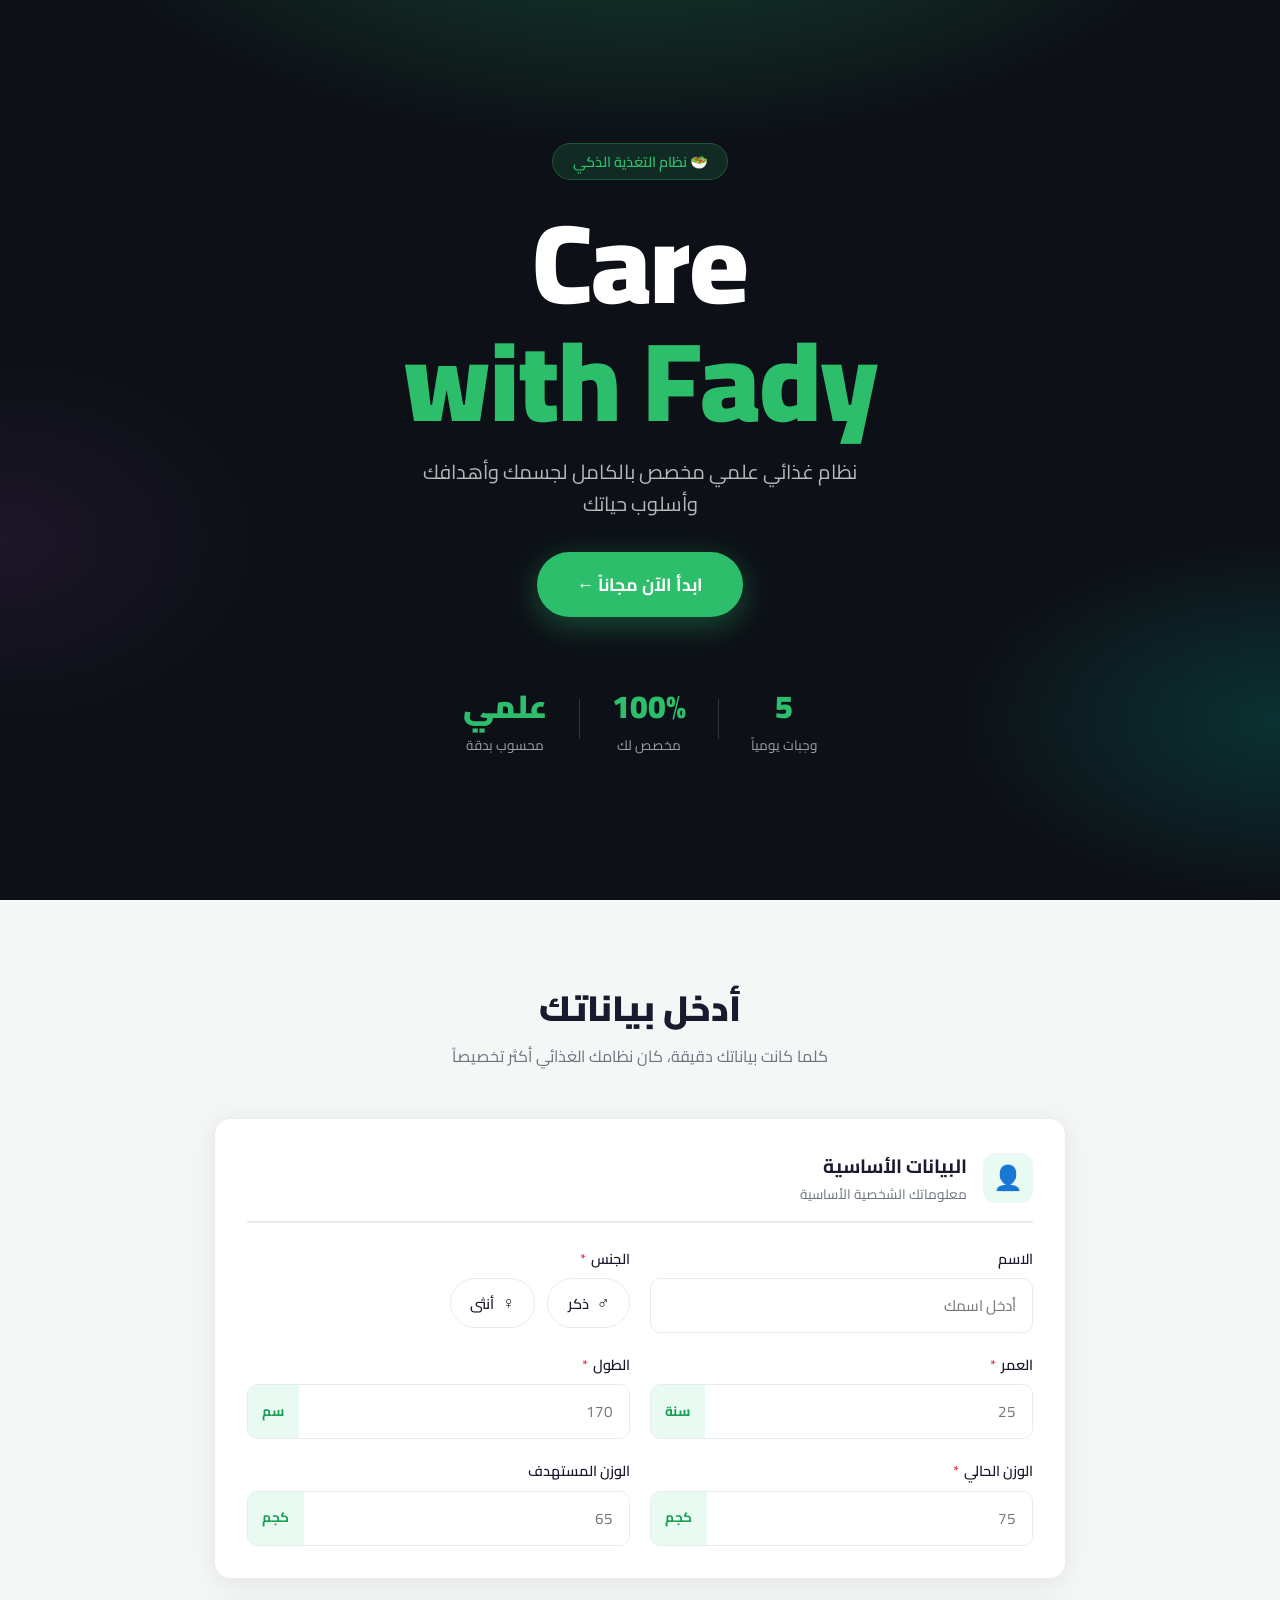
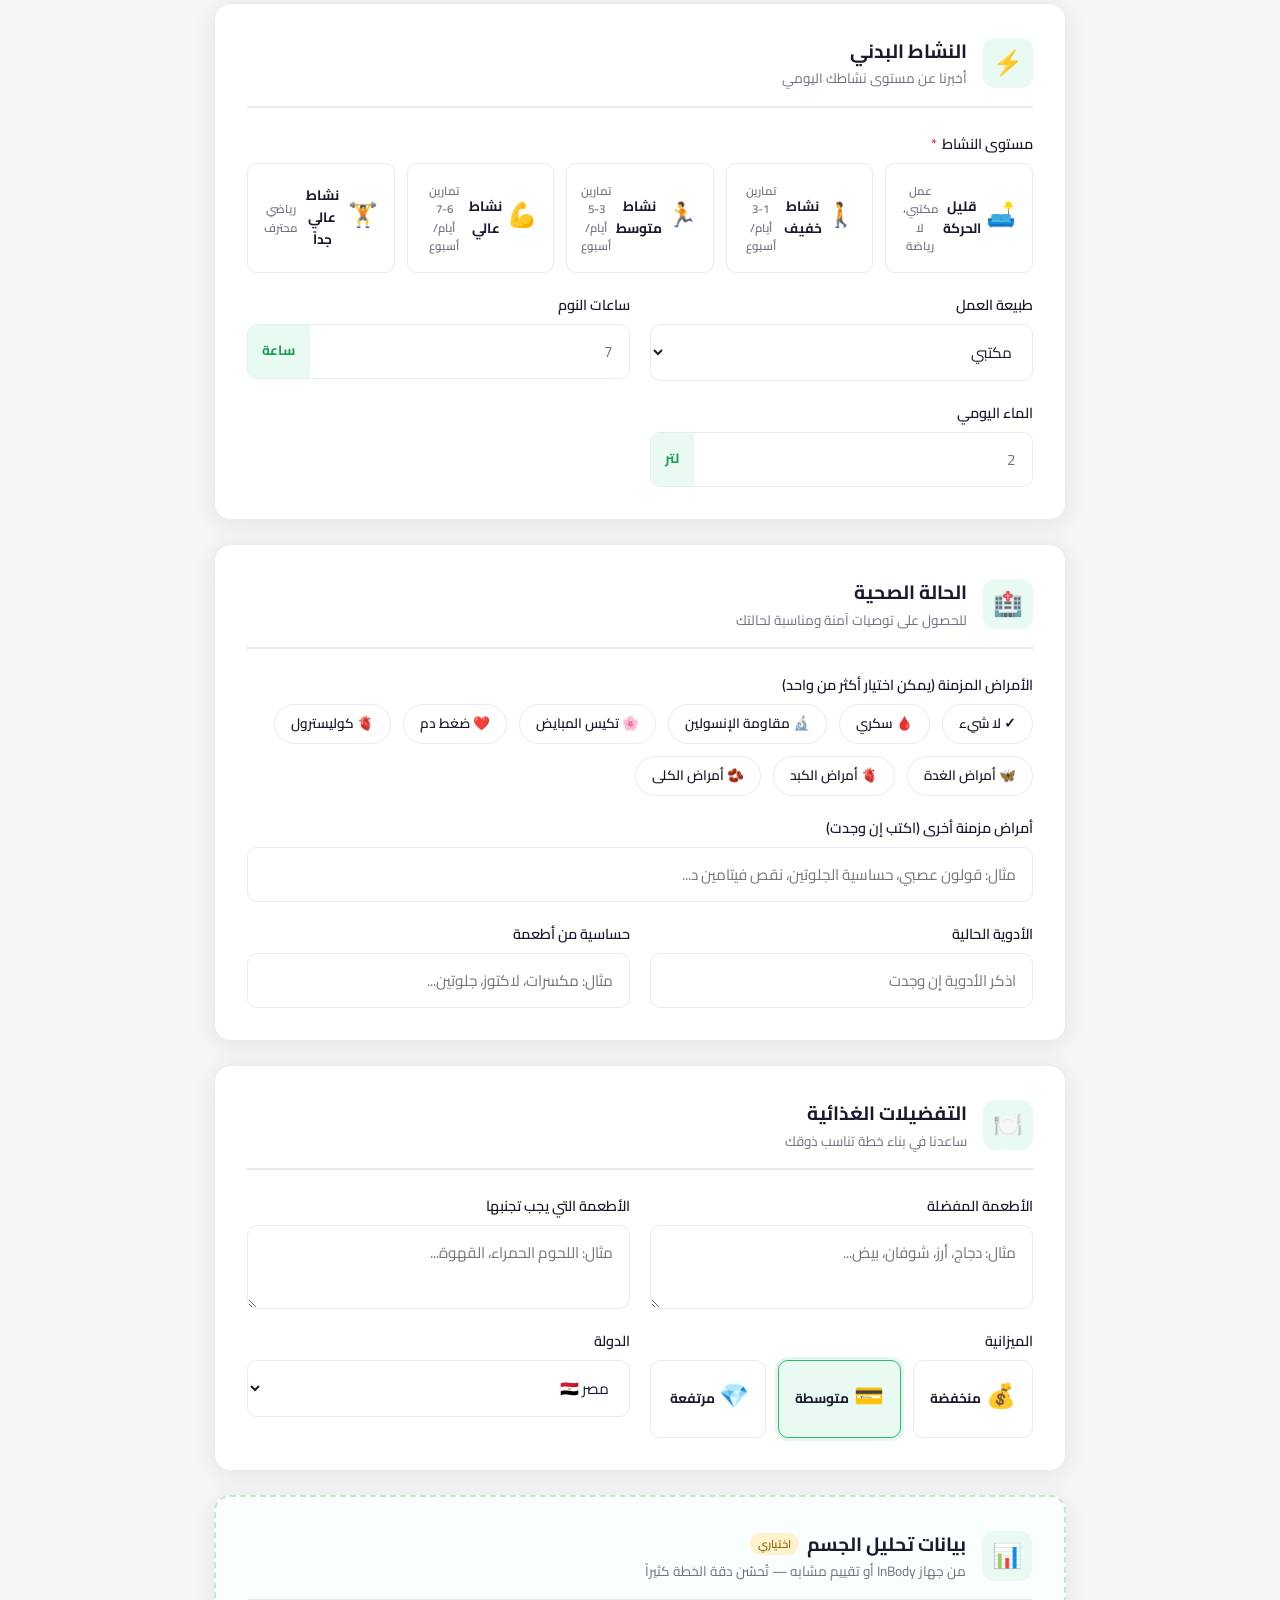
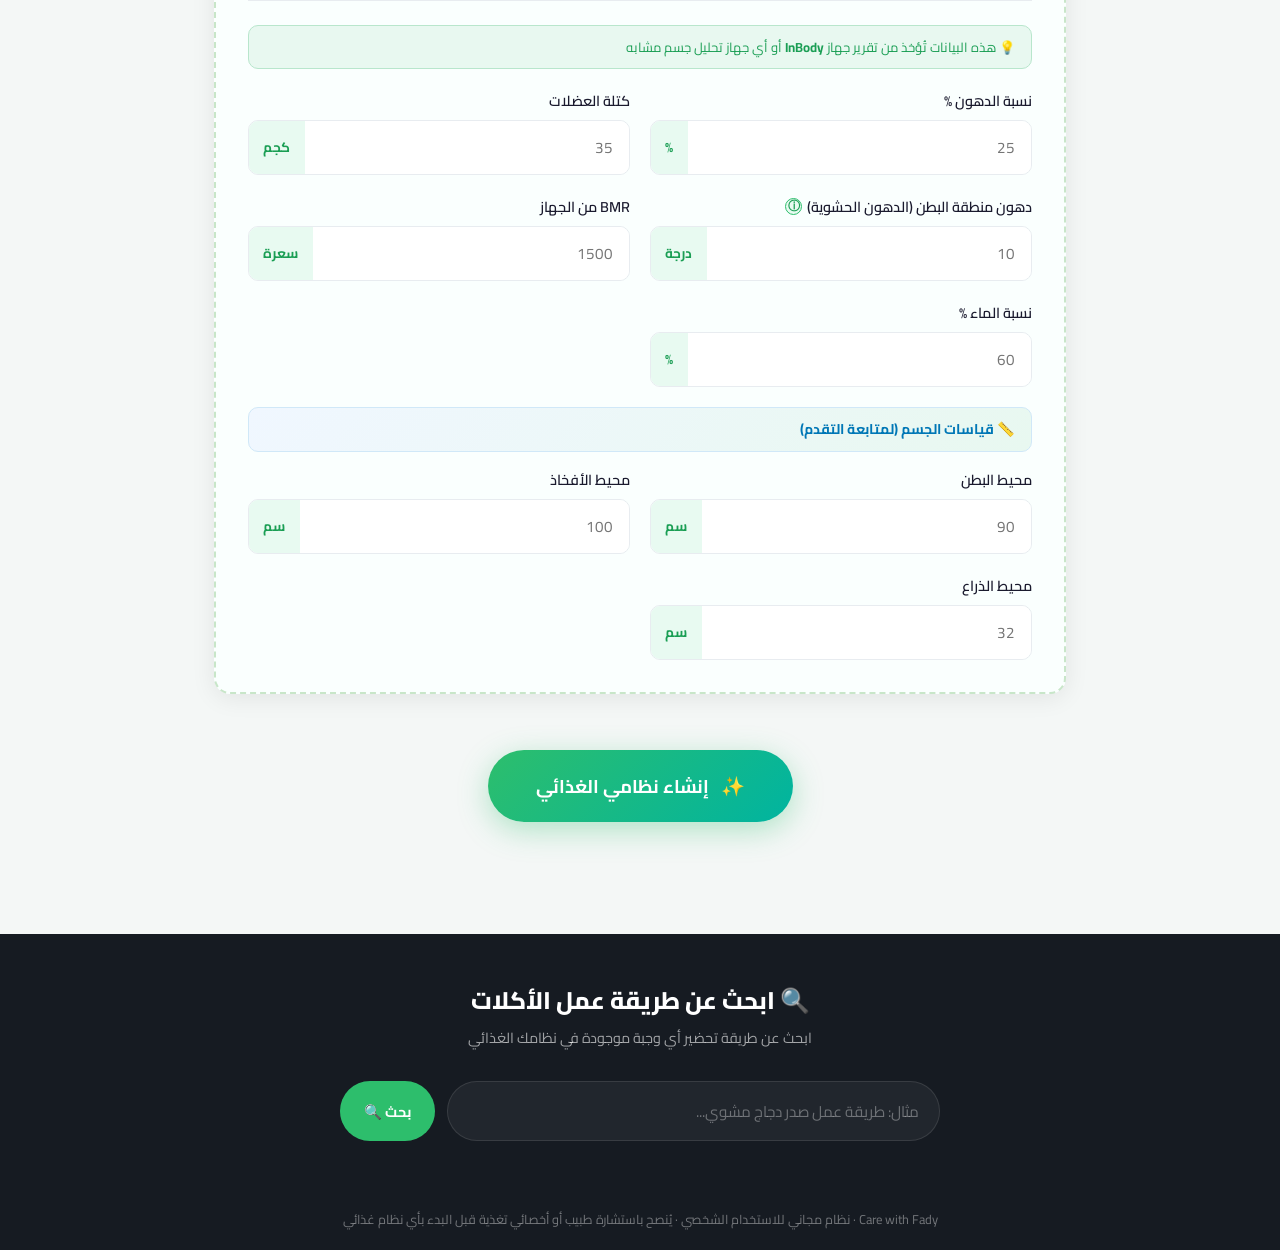
<file: index.html>
<!DOCTYPE html>
<html lang="ar" dir="rtl">
<head>
  <meta charset="UTF-8" />
  <meta name="viewport" content="width=device-width, initial-scale=1.0" />
  <title>Care with Fady | نظام غذائي ذكي ومخصص</title>
  <link rel="stylesheet" href="style.css" />
  <link rel="preconnect" href="https://fonts.googleapis.com" />
  <link href="https://fonts.googleapis.com/css2?family=Tajawal:wght@300;400;500;700;800;900&family=Cairo:wght@300;400;600;700;900&display=swap" rel="stylesheet" />
</head>
<body>

<!-- ===== HERO ===== -->
<section class="hero" id="home">
  <div class="hero-bg"></div>
  <div class="hero-content">
    <div class="hero-badge">🥗 نظام التغذية الذكي</div>
    <h1 class="hero-title">Care<br/><span class="accent">with Fady</span></h1>
    <p class="hero-sub">نظام غذائي علمي مخصص بالكامل لجسمك وأهدافك وأسلوب حياتك</p>
    <button class="btn-hero" onclick="scrollToForm()">ابدأ الآن مجاناً ←</button>
  </div>
  <div class="hero-stats">
    <div class="stat"><span class="stat-num">5</span><span class="stat-label">وجبات يومياً</span></div>
    <div class="stat-divider"></div>
    <div class="stat"><span class="stat-num">100%</span><span class="stat-label">مخصص لك</span></div>
    <div class="stat-divider"></div>
    <div class="stat"><span class="stat-num">علمي</span><span class="stat-label">محسوب بدقة</span></div>
  </div>
</section>

<!-- ===== MAIN FORM ===== -->
<section class="form-section" id="form-section">
  <div class="container">
    <div class="section-header">
      <h2>أدخل بياناتك</h2>
      <p>كلما كانت بياناتك دقيقة، كان نظامك الغذائي أكثر تخصيصاً</p>
    </div>

    <form id="dietForm" onsubmit="return false;">

      <!-- SECTION 1: البيانات الأساسية -->
      <div class="form-card">
        <div class="form-card-header">
          <div class="form-card-icon">👤</div>
          <div><h3>البيانات الأساسية</h3><p>معلوماتك الشخصية الأساسية</p></div>
        </div>
        <div class="form-grid">
          <div class="form-group">
            <label>الاسم</label>
            <input type="text" id="name" placeholder="أدخل اسمك" />
          </div>
          <div class="form-group">
            <label>الجنس <span class="required">*</span></label>
            <div class="radio-group">
              <label class="radio-card"><input type="radio" name="gender" value="male" required /><span class="radio-content"><span class="radio-icon">♂</span> ذكر</span></label>
              <label class="radio-card"><input type="radio" name="gender" value="female" /><span class="radio-content"><span class="radio-icon">♀</span> أنثى</span></label>
            </div>
          </div>
          <div class="form-group">
            <label>العمر <span class="required">*</span></label>
            <div class="input-unit"><input type="number" id="age" placeholder="25" min="10" max="100" required /><span class="unit">سنة</span></div>
          </div>
          <div class="form-group">
            <label>الطول <span class="required">*</span></label>
            <div class="input-unit"><input type="number" id="height" placeholder="170" min="100" max="250" required /><span class="unit">سم</span></div>
          </div>
          <div class="form-group">
            <label>الوزن الحالي <span class="required">*</span></label>
            <div class="input-unit"><input type="number" id="weight" placeholder="75" min="30" max="300" required /><span class="unit">كجم</span></div>
          </div>
          <div class="form-group">
            <label>الوزن المستهدف</label>
            <div class="input-unit"><input type="number" id="targetWeight" placeholder="65" min="30" max="300" /><span class="unit">كجم</span></div>
          </div>
        </div>
      </div>

      <!-- SECTION 2: النشاط البدني -->
      <div class="form-card">
        <div class="form-card-header">
          <div class="form-card-icon">⚡</div>
          <div><h3>النشاط البدني</h3><p>أخبرنا عن مستوى نشاطك اليومي</p></div>
        </div>
        <div class="form-grid">
          <div class="form-group full-width">
            <label>مستوى النشاط <span class="required">*</span></label>
            <div class="select-cards">
              <label class="select-card"><input type="radio" name="activity" value="1.2" required /><span class="sc-icon">🛋️</span><span class="sc-title">قليل الحركة</span><span class="sc-desc">عمل مكتبي، لا رياضة</span></label>
              <label class="select-card"><input type="radio" name="activity" value="1.375" /><span class="sc-icon">🚶</span><span class="sc-title">نشاط خفيف</span><span class="sc-desc">تمارين 1-3 أيام/أسبوع</span></label>
              <label class="select-card"><input type="radio" name="activity" value="1.55" /><span class="sc-icon">🏃</span><span class="sc-title">نشاط متوسط</span><span class="sc-desc">تمارين 3-5 أيام/أسبوع</span></label>
              <label class="select-card"><input type="radio" name="activity" value="1.725" /><span class="sc-icon">💪</span><span class="sc-title">نشاط عالي</span><span class="sc-desc">تمارين 6-7 أيام/أسبوع</span></label>
              <label class="select-card"><input type="radio" name="activity" value="1.9" /><span class="sc-icon">🏋️</span><span class="sc-title">نشاط عالي جداً</span><span class="sc-desc">رياضي محترف</span></label>
            </div>
          </div>
          <div class="form-group">
            <label>طبيعة العمل</label>
            <select id="workType">
              <option value="office">مكتبي</option>
              <option value="physical">بدني</option>
              <option value="mixed">مختلط</option>
            </select>
          </div>
          <div class="form-group">
            <label>ساعات النوم</label>
            <div class="input-unit"><input type="number" id="sleep" placeholder="7" min="3" max="12" /><span class="unit">ساعة</span></div>
          </div>
          <div class="form-group">
            <label>الماء اليومي</label>
            <div class="input-unit"><input type="number" id="water" placeholder="2" min="0.5" max="10" step="0.5" /><span class="unit">لتر</span></div>
          </div>
        </div>
      </div>

      <!-- SECTION 3: الحالة الصحية (UPDATE 6 — expanded diseases) -->
      <div class="form-card">
        <div class="form-card-header">
          <div class="form-card-icon">🏥</div>
          <div><h3>الحالة الصحية</h3><p>للحصول على توصيات آمنة ومناسبة لحالتك</p></div>
        </div>
        <div class="form-grid">
          <div class="form-group full-width">
            <label>الأمراض المزمنة (يمكن اختيار أكثر من واحد)</label>
            <div class="checkbox-group">
              <label class="check-card"><input type="checkbox" name="conditions" value="none" id="cond-none" /><span>✓ لا شيء</span></label>
              <label class="check-card"><input type="checkbox" name="conditions" value="diabetes" /><span>🩸 سكري</span></label>
              <label class="check-card"><input type="checkbox" name="conditions" value="insulin_resistance" /><span>🔬 مقاومة الإنسولين</span></label>
              <label class="check-card"><input type="checkbox" name="conditions" value="pcos" /><span>🌸 تكيس المبايض</span></label>
              <label class="check-card"><input type="checkbox" name="conditions" value="hypertension" /><span>❤️ ضغط دم</span></label>
              <label class="check-card"><input type="checkbox" name="conditions" value="cholesterol" /><span>🫀 كوليسترول</span></label>
              <label class="check-card"><input type="checkbox" name="conditions" value="thyroid" /><span>🦋 أمراض الغدة</span></label>
              <label class="check-card"><input type="checkbox" name="conditions" value="liver" /><span>🫀 أمراض الكبد</span></label>
              <label class="check-card"><input type="checkbox" name="conditions" value="kidney" /><span>🫘 أمراض الكلى</span></label>
            </div>
          </div>
          <div class="form-group full-width">
            <label>أمراض مزمنة أخرى (اكتب إن وجدت)</label>
            <input type="text" id="customConditions" placeholder="مثال: قولون عصبي، حساسية الجلوتين، نقص فيتامين د..." />
          </div>
          <div class="form-group">
            <label>الأدوية الحالية</label>
            <input type="text" id="medications" placeholder="اذكر الأدوية إن وجدت" />
          </div>
          <div class="form-group">
            <label>حساسية من أطعمة</label>
            <input type="text" id="allergies" placeholder="مثال: مكسرات، لاكتوز، جلوتين..." />
          </div>
        </div>
      </div>

      <!-- SECTION 4: التفضيلات الغذائية -->
      <div class="form-card">
        <div class="form-card-header">
          <div class="form-card-icon">🍽️</div>
          <div><h3>التفضيلات الغذائية</h3><p>ساعدنا في بناء خطة تناسب ذوقك</p></div>
        </div>
        <div class="form-grid">
          <div class="form-group">
            <label>الأطعمة المفضلة</label>
            <textarea id="favFoods" placeholder="مثال: دجاج، أرز، شوفان، بيض..."></textarea>
          </div>
          <div class="form-group">
            <label>الأطعمة التي يجب تجنبها</label>
            <textarea id="avoidFoods" placeholder="مثال: اللحوم الحمراء، القهوة..."></textarea>
          </div>
          <div class="form-group">
            <label>الميزانية</label>
            <div class="select-cards small">
              <label class="select-card"><input type="radio" name="budget" value="low" /><span class="sc-icon">💰</span><span class="sc-title">منخفضة</span></label>
              <label class="select-card"><input type="radio" name="budget" value="medium" checked /><span class="sc-icon">💳</span><span class="sc-title">متوسطة</span></label>
              <label class="select-card"><input type="radio" name="budget" value="high" /><span class="sc-icon">💎</span><span class="sc-title">مرتفعة</span></label>
            </div>
          </div>
          <div class="form-group">
            <label>الدولة</label>
            <select id="country">
              <option value="egypt">مصر 🇪🇬</option>
              <option value="saudi">السعودية 🇸🇦</option>
              <option value="uae">الإمارات 🇦🇪</option>
              <option value="jordan">الأردن 🇯🇴</option>
              <option value="other">دولة أخرى</option>
            </select>
          </div>
        </div>
      </div>

      <!-- SECTION 5: بيانات InBody (UPDATE 4 + UPDATE 5 body measurements) -->
      <div class="form-card optional-card">
        <div class="form-card-header">
          <div class="form-card-icon">📊</div>
          <div>
            <h3>بيانات تحليل الجسم <span class="badge-optional">اختياري</span></h3>
            <p>من جهاز InBody أو تقييم مشابه — تُحسّن دقة الخطة كثيراً</p>
          </div>
        </div>
        <div class="inbody-note">💡 هذه البيانات تُؤخذ من تقرير جهاز <strong>InBody</strong> أو أي جهاز تحليل جسم مشابه</div>
        <div class="form-grid">
          <div class="form-group">
            <label>نسبة الدهون %</label>
            <div class="input-unit"><input type="number" id="fatPercent" placeholder="25" min="3" max="60" step="0.1" /><span class="unit">%</span></div>
          </div>
          <div class="form-group">
            <label>كتلة العضلات</label>
            <div class="input-unit"><input type="number" id="muscleMass" placeholder="35" min="10" max="100" step="0.1" /><span class="unit">كجم</span></div>
          </div>
          <div class="form-group">
            <label>دهون منطقة البطن (الدهون الحشوية) <span class="tooltip-icon" title="القيمة التي تظهر في جهاز InBody باسم Visceral Fat.">ⓘ</span></label>
            <div class="input-unit"><input type="number" id="visceralFat" placeholder="10" min="1" max="30" /><span class="unit">درجة</span></div>
          </div>
          <div class="form-group">
            <label>BMR من الجهاز</label>
            <div class="input-unit"><input type="number" id="inbodyBMR" placeholder="1500" min="800" max="5000" /><span class="unit">سعرة</span></div>
          </div>
          <div class="form-group">
            <label>نسبة الماء %</label>
            <div class="input-unit"><input type="number" id="waterPercent" placeholder="60" min="30" max="80" step="0.1" /><span class="unit">%</span></div>
          </div>
        </div>

        <!-- UPDATE 5: Body Measurements -->
        <div class="measurements-divider">📏 قياسات الجسم (لمتابعة التقدم)</div>
        <div class="form-grid">
          <div class="form-group">
            <label>محيط البطن</label>
            <div class="input-unit"><input type="number" id="waistCirc" placeholder="90" min="40" max="200" /><span class="unit">سم</span></div>
          </div>
          <div class="form-group">
            <label>محيط الأفخاذ</label>
            <div class="input-unit"><input type="number" id="hipsCirc" placeholder="100" min="40" max="200" /><span class="unit">سم</span></div>
          </div>
          <div class="form-group">
            <label>محيط الذراع</label>
            <div class="input-unit"><input type="number" id="armCirc" placeholder="32" min="15" max="80" /><span class="unit">سم</span></div>
          </div>
        </div>
      </div>

      <!-- SUBMIT -->
      <div class="form-submit">
        <button type="button" class="btn-submit" onclick="generateDiet()">
          <span class="btn-icon">✨</span>إنشاء نظامي الغذائي
        </button>
      </div>

    </form>
  </div>
</section>

<!-- ===== RESULTS SECTION ===== -->
<section class="results-section" id="results" style="display:none;">
  <div class="container">

    <div id="warningBox" class="warning-box" style="display:none;">
      <div class="warning-icon">⚠️</div>
      <div id="warningText"></div>
    </div>

    <!-- Progress tracking (UPDATE 5) -->
    <div id="progressBox" class="progress-box" style="display:none;"></div>

    <div class="results-header">
      <div class="results-welcome">
        <h2 id="welcomeName">نظامك الغذائي المخصص</h2>
        <p id="dietTypeBadge"></p>
      </div>
      <div class="results-actions">
        <button class="btn-action" onclick="regeneratePlan()">🔄 خطة جديدة</button>
        <button class="btn-action" onclick="printPlan()">🖨️ طباعة</button>
        <button class="btn-action btn-pdf" onclick="downloadPDF()">📥 تحميل PDF</button>
        <button class="btn-action btn-new" onclick="newUser()">👤 مستخدم جديد</button>
      </div>
    </div>

    <div class="analysis-grid" id="analysisGrid"></div>
    <div class="macros-section" id="macrosSection"></div>
    <div class="diet-plan-section" id="dietPlanSection"></div>
    <div class="recommendations-section" id="recommendationsSection"></div>

  </div>
</section>

<!-- UPDATE 9: Recipe Search Bar -->
<section class="recipe-search-section" id="recipeSection">
  <div class="container">
    <div class="recipe-search-header">
      <h3>🔍 ابحث عن طريقة عمل الأكلات</h3>
      <p>ابحث عن طريقة تحضير أي وجبة موجودة في نظامك الغذائي</p>
    </div>
    <div class="recipe-search-bar">
      <input type="text" id="recipeSearchInput" placeholder="مثال: طريقة عمل صدر دجاج مشوي..." />
      <button class="btn-recipe-search" onclick="searchRecipe()">بحث 🔍</button>
    </div>
    <div id="recipeResults" class="recipe-results" style="display:none;"></div>
  </div>
</section>

<footer class="site-footer">
  <p>Care with Fady · نظام مجاني للاستخدام الشخصي · يُنصح باستشارة طبيب أو أخصائي تغذية قبل البدء بأي نظام غذائي</p>
</footer>

<script src="script.js"></script>
</body>
</html>
</file>
<file: style.css>
/* ===== RESET & BASE ===== */
*, *::before, *::after { box-sizing: border-box; margin: 0; padding: 0; }

:root {
  --green: #2dbe6c;
  --green-dark: #1a9e54;
  --green-light: #e8faf1;
  --teal: #00b4a0;
  --orange: #ff6b35;
  --yellow: #ffd166;
  --blue: #0077b6;
  --purple: #7b2d8b;
  --red: #e63946;
  --dark: #0d1117;
  --dark2: #161b22;
  --dark3: #21262d;
  --card-bg: #ffffff;
  --border: #e8ecf0;
  --text: #1a1a2e;
  --text-muted: #6b7280;
  --shadow: 0 4px 24px rgba(0,0,0,0.08);
  --shadow-lg: 0 12px 48px rgba(0,0,0,0.12);
  --radius: 16px;
  --radius-sm: 10px;
  --font-main: 'Cairo', 'Tajawal', sans-serif;
}
html { scroll-behavior: smooth; }
body { font-family: var(--font-main); background: #f4f7f6; color: var(--text); direction: rtl; line-height: 1.6; overflow-x: hidden; }

/* ===== HERO ===== */
.hero { min-height: 100vh; background: var(--dark); display: flex; flex-direction: column; align-items: center; justify-content: center; position: relative; overflow: hidden; padding: 2rem; text-align: center; }
.hero-bg { position: absolute; inset: 0; background: radial-gradient(ellipse 80% 60% at 50% -20%, rgba(45,190,108,0.35) 0%, transparent 60%), radial-gradient(ellipse 50% 40% at 100% 80%, rgba(0,180,160,0.2) 0%, transparent 50%), radial-gradient(ellipse 40% 40% at 0% 60%, rgba(123,45,139,0.15) 0%, transparent 50%); animation: heroBgPulse 8s ease-in-out infinite alternate; }
@keyframes heroBgPulse { from { opacity: 0.8; } to { opacity: 1; } }
.hero-content { position: relative; z-index: 2; }
.hero-badge { display: inline-block; background: rgba(45,190,108,0.15); border: 1px solid rgba(45,190,108,0.3); color: var(--green); padding: 0.4rem 1.2rem; border-radius: 100px; font-size: 0.9rem; font-weight: 600; margin-bottom: 1.5rem; animation: fadeDown 0.8s ease both; }
.hero-title { font-size: clamp(3.5rem, 10vw, 7rem); font-weight: 900; color: #fff; line-height: 1.05; margin-bottom: 1rem; animation: fadeDown 0.8s 0.15s ease both; letter-spacing: -1px; }
.hero-title .accent { color: var(--green); display: block; }
.hero-sub { font-size: clamp(1rem, 2.5vw, 1.25rem); color: rgba(255,255,255,0.7); max-width: 500px; margin: 0 auto 2rem; animation: fadeDown 0.8s 0.3s ease both; }
.btn-hero { background: var(--green); color: #fff; border: none; padding: 1rem 2.5rem; border-radius: 100px; font-family: var(--font-main); font-size: 1.1rem; font-weight: 700; cursor: pointer; transition: all 0.3s; animation: fadeDown 0.8s 0.45s ease both; box-shadow: 0 8px 30px rgba(45,190,108,0.35); }
.btn-hero:hover { background: var(--green-dark); transform: translateY(-2px); box-shadow: 0 12px 40px rgba(45,190,108,0.45); }
.hero-stats { display: flex; align-items: center; gap: 2rem; margin-top: 4rem; position: relative; z-index: 2; animation: fadeUp 0.8s 0.6s ease both; flex-wrap: wrap; justify-content: center; }
.stat { text-align: center; }
.stat-num { display: block; font-size: 2rem; font-weight: 900; color: var(--green); }
.stat-label { font-size: 0.85rem; color: rgba(255,255,255,0.6); }
.stat-divider { width: 1px; height: 40px; background: rgba(255,255,255,0.15); }
@keyframes fadeDown { from { opacity: 0; transform: translateY(-20px); } to { opacity: 1; transform: translateY(0); } }
@keyframes fadeUp { from { opacity: 0; transform: translateY(20px); } to { opacity: 1; transform: translateY(0); } }

/* ===== CONTAINER ===== */
.container { max-width: 900px; margin: 0 auto; padding: 0 1.5rem; }

/* ===== FORM SECTION ===== */
.form-section { padding: 5rem 0; background: #f4f7f6; }
.section-header { text-align: center; margin-bottom: 3rem; }
.section-header h2 { font-size: 2.2rem; font-weight: 900; color: var(--text); margin-bottom: 0.5rem; }
.section-header p { color: var(--text-muted); font-size: 1rem; }

/* ===== FORM CARDS ===== */
.form-card { background: var(--card-bg); border-radius: var(--radius); padding: 2rem; margin-bottom: 1.5rem; box-shadow: var(--shadow); border: 1px solid var(--border); transition: box-shadow 0.3s; animation: fadeUp 0.5s ease both; }
.form-card:hover { box-shadow: var(--shadow-lg); }
.optional-card { border: 2px dashed #c8e6c9; background: #fafffe; }
.form-card-header { display: flex; align-items: center; gap: 1rem; margin-bottom: 1.5rem; padding-bottom: 1rem; border-bottom: 2px solid var(--border); }
.form-card-icon { width: 50px; height: 50px; background: var(--green-light); border-radius: 12px; display: flex; align-items: center; justify-content: center; font-size: 1.5rem; flex-shrink: 0; }
.form-card-header h3 { font-size: 1.2rem; font-weight: 700; color: var(--text); display: flex; align-items: center; gap: 0.5rem; }
.form-card-header p { font-size: 0.85rem; color: var(--text-muted); margin-top: 2px; }
.badge-optional { background: #fff3cd; color: #856404; font-size: 0.7rem; padding: 2px 8px; border-radius: 100px; font-weight: 600; }

/* ===== FORM GRID ===== */
.form-grid { display: grid; grid-template-columns: 1fr 1fr; gap: 1.25rem; }
.form-group { display: flex; flex-direction: column; gap: 0.5rem; }
.form-group.full-width { grid-column: 1 / -1; }
.form-group label { font-size: 0.9rem; font-weight: 600; color: var(--text); display: flex; align-items: center; gap: 0.3rem; }
.required { color: var(--red); }
.form-group input, .form-group select, .form-group textarea { padding: 0.75rem 1rem; border: 1.5px solid var(--border); border-radius: var(--radius-sm); font-family: var(--font-main); font-size: 0.95rem; color: var(--text); background: #fff; direction: rtl; transition: border-color 0.2s, box-shadow 0.2s; outline: none; }
.form-group input:focus, .form-group select:focus, .form-group textarea:focus { border-color: var(--green); box-shadow: 0 0 0 3px rgba(45,190,108,0.12); }
.form-group textarea { resize: vertical; min-height: 80px; }
.input-unit { display: flex; border: 1.5px solid var(--border); border-radius: var(--radius-sm); overflow: hidden; transition: border-color 0.2s, box-shadow 0.2s; }
.input-unit:focus-within { border-color: var(--green); box-shadow: 0 0 0 3px rgba(45,190,108,0.12); }
.input-unit input { flex: 1; border: none; border-radius: 0; padding: 0.75rem 1rem; }
.input-unit input:focus { box-shadow: none; }
.unit { background: var(--green-light); color: var(--green-dark); padding: 0.75rem 0.9rem; font-size: 0.85rem; font-weight: 700; white-space: nowrap; display: flex; align-items: center; }

/* ===== RADIO / SELECT CARDS ===== */
.radio-group { display: flex; gap: 0.75rem; flex-wrap: wrap; }
.radio-card { cursor: pointer; }
.radio-card input { display: none; }
.radio-content { display: flex; align-items: center; gap: 0.5rem; padding: 0.6rem 1.2rem; border: 1.5px solid var(--border); border-radius: 100px; font-size: 0.9rem; font-weight: 600; transition: all 0.2s; background: #fff; }
.radio-icon { font-size: 1.1rem; }
.radio-card input:checked + .radio-content { border-color: var(--green); background: var(--green-light); color: var(--green-dark); }
.select-cards { display: grid; grid-template-columns: repeat(auto-fill, minmax(140px, 1fr)); gap: 0.75rem; }
.select-cards.small { grid-template-columns: repeat(3, 1fr); }
.select-card { cursor: pointer; display: block; padding: 1rem; border: 1.5px solid var(--border); border-radius: var(--radius-sm); text-align: center; transition: all 0.2s; background: #fff; }
.select-card:has(input:checked) { border-color: var(--green); background: var(--green-light); box-shadow: 0 0 0 3px rgba(45,190,108,0.12); }
.select-card input { display: none; }
.sc-icon { display: block; font-size: 1.5rem; margin-bottom: 0.3rem; }
.sc-title { display: block; font-size: 0.85rem; font-weight: 700; color: var(--text); }
.sc-desc { display: block; font-size: 0.72rem; color: var(--text-muted); margin-top: 2px; }

/* ===== CHECKBOX GROUP ===== */
.checkbox-group { display: flex; flex-wrap: wrap; gap: 0.75rem; }
.check-card { cursor: pointer; display: flex; align-items: center; gap: 0.5rem; }
.check-card input { display: none; }
.check-card span { padding: 0.5rem 1rem; border: 1.5px solid var(--border); border-radius: 100px; font-size: 0.85rem; font-weight: 600; transition: all 0.2s; background: #fff; }
.check-card input:checked + span { border-color: var(--green); background: var(--green-light); color: var(--green-dark); }

/* ===== TOOLTIP ===== */
.tooltip-icon { display: inline-flex; align-items: center; justify-content: center; width: 17px; height: 17px; background: var(--green-light); color: var(--green-dark); border-radius: 50%; font-size: 0.72rem; font-weight: 700; cursor: help; position: relative; border: 1px solid var(--green); }
.tooltip-icon:hover::after { content: attr(title); position: absolute; bottom: calc(100% + 6px); right: 0; background: var(--dark); color: #fff; font-size: 0.78rem; padding: 0.5rem 0.8rem; border-radius: 8px; z-index: 100; box-shadow: 0 4px 16px rgba(0,0,0,0.3); min-width: 200px; max-width: 260px; white-space: normal; line-height: 1.5; }

/* ===== INBODY NOTE & MEASUREMENTS DIVIDER ===== */
.inbody-note { background: #e8f8f0; border: 1px solid #b8e6cc; border-radius: var(--radius-sm); padding: 0.65rem 1rem; font-size: 0.82rem; color: var(--green-dark); margin-bottom: 1.25rem; }
.measurements-divider { background: linear-gradient(135deg, #f0f7ff, #e8f8f0); border: 1px solid #d0e8f8; border-radius: var(--radius-sm); padding: 0.65rem 1rem; font-size: 0.88rem; font-weight: 700; color: var(--blue); margin: 1.25rem 0 1rem; }

/* ===== SUBMIT ===== */
.form-submit { text-align: center; padding: 2rem 0; }
.btn-submit { background: linear-gradient(135deg, var(--green), var(--teal)); color: #fff; border: none; padding: 1.1rem 3rem; border-radius: 100px; font-family: var(--font-main); font-size: 1.15rem; font-weight: 700; cursor: pointer; transition: all 0.3s; box-shadow: 0 8px 30px rgba(45,190,108,0.35); display: inline-flex; align-items: center; gap: 0.75rem; }
.btn-submit:hover { transform: translateY(-3px); box-shadow: 0 14px 40px rgba(45,190,108,0.45); }
.btn-icon { font-size: 1.2rem; }

/* ===== RESULTS ===== */
.results-section { padding: 4rem 0 6rem; background: #f0f4f2; animation: fadeUp 0.5s ease both; }
.warning-box { background: #fff3cd; border: 2px solid #ffc107; border-radius: var(--radius); padding: 1.25rem 1.5rem; margin-bottom: 1.5rem; display: flex; align-items: flex-start; gap: 1rem; font-size: 0.9rem; font-weight: 600; color: #856404; }
.warning-icon { font-size: 1.4rem; flex-shrink: 0; }
.progress-box { background: linear-gradient(135deg, #e8f8f0, #e8f0fe); border: 2px solid var(--green); border-radius: var(--radius); padding: 1.25rem 1.5rem; margin-bottom: 1.5rem; }
.progress-box h4 { font-size: 1rem; font-weight: 700; color: var(--text); margin-bottom: 0.75rem; }
.progress-items { display: flex; flex-wrap: wrap; gap: 0.75rem; }
.progress-item { display: flex; align-items: center; gap: 0.4rem; background: #fff; padding: 0.4rem 0.9rem; border-radius: 100px; font-size: 0.82rem; font-weight: 600; border: 1px solid var(--border); }
.progress-item.good { border-color: var(--green); color: var(--green-dark); }
.progress-item.same { border-color: #f39c12; color: #856404; }

/* ===== RESULTS HEADER ===== */
.results-header { display: flex; justify-content: space-between; align-items: flex-start; flex-wrap: wrap; gap: 1rem; margin-bottom: 2rem; }
.results-welcome h2 { font-size: 1.8rem; font-weight: 900; color: var(--text); }
.results-welcome p { color: var(--text-muted); }
.diet-type-tag { display: inline-block; background: var(--green); color: #fff; padding: 0.3rem 1rem; border-radius: 100px; font-size: 0.82rem; font-weight: 700; margin-top: 0.4rem; }
.results-actions { display: flex; flex-wrap: wrap; gap: 0.5rem; }
.btn-action { background: #fff; color: var(--text); border: 1.5px solid var(--border); padding: 0.55rem 1.1rem; border-radius: 100px; font-family: var(--font-main); font-size: 0.85rem; font-weight: 600; cursor: pointer; transition: all 0.2s; }
.btn-action:hover { border-color: var(--green); color: var(--green); background: var(--green-light); }
.btn-pdf { border-color: var(--green); color: var(--green); }
.btn-new { border-color: var(--blue); color: var(--blue); }

/* ===== ANALYSIS GRID ===== */
.analysis-grid { display: grid; grid-template-columns: repeat(auto-fill, minmax(180px, 1fr)); gap: 1rem; margin-bottom: 2rem; }
.analysis-card { background: var(--card-bg); border-radius: var(--radius); padding: 1.5rem; text-align: center; box-shadow: var(--shadow); border: 1px solid var(--border); position: relative; overflow: hidden; }
.analysis-card::before { content: ''; position: absolute; top: 0; right: 0; left: 0; height: 4px; background: var(--accent-color, var(--green)); }
.analysis-card .card-icon { font-size: 1.8rem; margin-bottom: 0.5rem; }
.analysis-card .card-value { font-size: 1.8rem; font-weight: 900; color: var(--text); line-height: 1; }
.analysis-card .card-unit { font-size: 0.8rem; color: var(--text-muted); }
.analysis-card .card-label { font-size: 0.8rem; color: var(--text-muted); margin-top: 0.25rem; font-weight: 600; }
.analysis-card .card-status { font-size: 0.75rem; margin-top: 0.4rem; font-weight: 700; }

/* ===== MACROS ===== */
.macros-section { background: var(--dark); border-radius: var(--radius); padding: 2rem; margin-bottom: 2rem; color: #fff; }
.macros-section h3 { font-size: 1.2rem; font-weight: 700; margin-bottom: 1.5rem; border-bottom: 1px solid rgba(255,255,255,0.1); padding-bottom: 0.75rem; }
.macros-grid { display: grid; grid-template-columns: repeat(3, 1fr); gap: 1rem; }
.macro-card { text-align: center; padding: 1.25rem; background: rgba(255,255,255,0.05); border-radius: var(--radius-sm); border: 1px solid rgba(255,255,255,0.1); }
.macro-bar { width: 60px; height: 60px; border-radius: 50%; margin: 0 auto 0.75rem; display: flex; align-items: center; justify-content: center; font-size: 1.3rem; }
.macro-card .m-val { font-size: 1.7rem; font-weight: 900; color: #fff; }
.macro-card .m-unit { font-size: 0.78rem; color: rgba(255,255,255,0.5); }
.macro-card .m-label { font-size: 0.85rem; color: rgba(255,255,255,0.7); font-weight: 600; margin-top: 0.3rem; }
.macro-card .m-cals { font-size: 0.75rem; color: rgba(255,255,255,0.4); margin-top: 2px; }

/* ===== DIET PLAN ===== */
.diet-plan-section { margin-bottom: 2rem; }
.diet-plan-section > h3 { font-size: 1.4rem; font-weight: 900; margin-bottom: 1.25rem; color: var(--text); }
.meal-card { background: var(--card-bg); border-radius: var(--radius); overflow: hidden; margin-bottom: 1rem; box-shadow: var(--shadow); border: 1px solid var(--border); }
.meal-header { padding: 1rem 1.5rem; display: flex; align-items: center; justify-content: space-between; background: var(--meal-color, var(--green-light)); user-select: none; }
.meal-header-right { display: flex; align-items: center; gap: 0.75rem; }
.meal-icon { font-size: 1.4rem; }
.meal-name { font-size: 1rem; font-weight: 700; color: var(--text); }
.meal-time { font-size: 0.78rem; color: var(--text-muted); }
.meal-cals-badge { background: rgba(0,0,0,0.08); color: var(--text); padding: 0.3rem 0.8rem; border-radius: 100px; font-size: 0.8rem; font-weight: 700; flex-shrink: 0; }
.meal-body { padding: 1.25rem 1.5rem; }
.meal-macros-row { display: flex; gap: 1rem; margin-bottom: 1rem; flex-wrap: wrap; }
.meal-macro { display: flex; align-items: center; gap: 0.35rem; font-size: 0.82rem; background: #f4f7f6; padding: 0.3rem 0.75rem; border-radius: 100px; font-weight: 600; }
.mm-dot { width: 8px; height: 8px; border-radius: 50%; }
.food-items { display: flex; flex-direction: column; gap: 0.6rem; }
.food-item { display: flex; justify-content: space-between; align-items: center; padding: 0.6rem 0.9rem; background: #f9fbf9; border-radius: var(--radius-sm); border: 1px solid #eef2ee; transition: background 0.2s; flex-wrap: wrap; gap: 0.4rem; }
.food-item:hover { background: var(--green-light); }
.food-name { font-size: 0.88rem; font-weight: 600; color: var(--text); }
.food-amount { font-size: 0.82rem; color: var(--text-muted); }
.food-macro-tags { display: flex; gap: 0.4rem; }
.food-tag { font-size: 0.7rem; font-weight: 700; padding: 2px 7px; border-radius: 100px; }
.tag-p { background: #e3f2fd; color: #1565c0; }
.tag-c { background: #fff8e1; color: #e65100; }
.tag-f { background: #fce4ec; color: #c62828; }

/* ===== DISEASE ALERT TAGS ===== */
.disease-tag { display: inline-block; background: #fff3cd; color: #856404; padding: 0.3rem 0.75rem; border-radius: 100px; font-size: 0.75rem; font-weight: 700; margin: 0.2rem; border: 1px solid #ffc107; }

/* ===== RECOMMENDATIONS ===== */
.recommendations-section { background: var(--card-bg); border-radius: var(--radius); padding: 2rem; box-shadow: var(--shadow); border: 1px solid var(--border); }
.recommendations-section h3 { font-size: 1.2rem; font-weight: 700; margin-bottom: 1.25rem; color: var(--text); }
.recs-grid { display: grid; grid-template-columns: repeat(auto-fill, minmax(200px, 1fr)); gap: 1rem; }
.rec-card { padding: 1.25rem; border-radius: var(--radius-sm); border: 1.5px solid var(--border); }
.rec-icon { font-size: 1.6rem; margin-bottom: 0.5rem; }
.rec-title { font-size: 0.82rem; color: var(--text-muted); font-weight: 600; }
.rec-value { font-size: 1.1rem; font-weight: 900; color: var(--text); }
.rec-note { font-size: 0.75rem; color: var(--text-muted); margin-top: 3px; }

/* ===== UPDATE 9: RECIPE SEARCH SECTION ===== */
.recipe-search-section { background: var(--dark2); padding: 3rem 0; }
.recipe-search-header { text-align: center; margin-bottom: 2rem; }
.recipe-search-header h3 { font-size: 1.5rem; font-weight: 800; color: #fff; margin-bottom: 0.4rem; }
.recipe-search-header p { color: rgba(255,255,255,0.6); font-size: 0.9rem; }
.recipe-search-bar { display: flex; gap: 0.75rem; max-width: 600px; margin: 0 auto; }
.recipe-search-bar input { flex: 1; padding: 0.9rem 1.25rem; border: 1.5px solid rgba(255,255,255,0.1); border-radius: 100px; background: rgba(255,255,255,0.05); color: #fff; font-family: var(--font-main); font-size: 0.95rem; direction: rtl; outline: none; transition: border-color 0.2s; }
.recipe-search-bar input::placeholder { color: rgba(255,255,255,0.35); }
.recipe-search-bar input:focus { border-color: var(--green); background: rgba(255,255,255,0.08); }
.btn-recipe-search { background: var(--green); color: #fff; border: none; padding: 0.9rem 1.5rem; border-radius: 100px; font-family: var(--font-main); font-size: 0.9rem; font-weight: 700; cursor: pointer; transition: all 0.2s; white-space: nowrap; }
.btn-recipe-search:hover { background: var(--green-dark); transform: translateY(-1px); }
.recipe-results { max-width: 700px; margin: 2rem auto 0; background: rgba(255,255,255,0.04); border: 1px solid rgba(255,255,255,0.1); border-radius: var(--radius); overflow: hidden; }
.recipe-card { padding: 1.5rem; }
.recipe-card h4 { color: var(--green); font-size: 1.1rem; font-weight: 800; margin-bottom: 1rem; }
.recipe-table { width: 100%; border-collapse: collapse; font-size: 0.85rem; }
.recipe-table th { background: rgba(45,190,108,0.15); color: var(--green); padding: 0.6rem 1rem; text-align: right; font-weight: 700; border-bottom: 1px solid rgba(255,255,255,0.08); }
.recipe-table td { padding: 0.6rem 1rem; color: rgba(255,255,255,0.8); border-bottom: 1px solid rgba(255,255,255,0.05); vertical-align: top; line-height: 1.6; }
.recipe-table tr:last-child td { border-bottom: none; }
.recipe-loading { text-align: center; color: rgba(255,255,255,0.5); padding: 2rem; font-size: 0.9rem; }
.recipe-error { text-align: center; color: #ff8a80; padding: 1.5rem; font-size: 0.85rem; }

/* ===== FOOTER ===== */
.site-footer { background: var(--dark2); color: rgba(255,255,255,0.4); text-align: center; padding: 1.25rem; font-size: 0.8rem; }

/* ===== LOADING ===== */
.btn-submit.loading { pointer-events: none; opacity: 0.8; }
.btn-submit.loading::after { content: ''; display: inline-block; width: 14px; height: 14px; border: 2px solid rgba(255,255,255,0.3); border-top-color: #fff; border-radius: 50%; animation: spin 0.7s linear infinite; margin-right: 0.5rem; }
@keyframes spin { to { transform: rotate(360deg); } }

/* ===== PRINT ===== */
@media print {
  .hero, .form-section, .site-footer, .recipe-search-section, .results-actions, .btn-action { display: none !important; }
  .results-section { padding: 0 !important; background: #fff !important; display: block !important; }
  .analysis-card, .meal-card, .macro-card { break-inside: avoid; }
  body { background: #fff; }
}

/* ===== RESPONSIVE ===== */
@media (max-width: 640px) {
  .form-grid { grid-template-columns: 1fr; }
  .macros-grid { grid-template-columns: 1fr; }
  .hero-title { font-size: 3rem; }
  .results-header { flex-direction: column; }
  .analysis-grid { grid-template-columns: repeat(2, 1fr); }
  .select-cards { grid-template-columns: repeat(2, 1fr); }
  .form-card { padding: 1.25rem; }
  .meal-header { flex-direction: column; align-items: flex-start; gap: 0.5rem; }
  .recipe-search-bar { flex-direction: column; }
}
</file>
